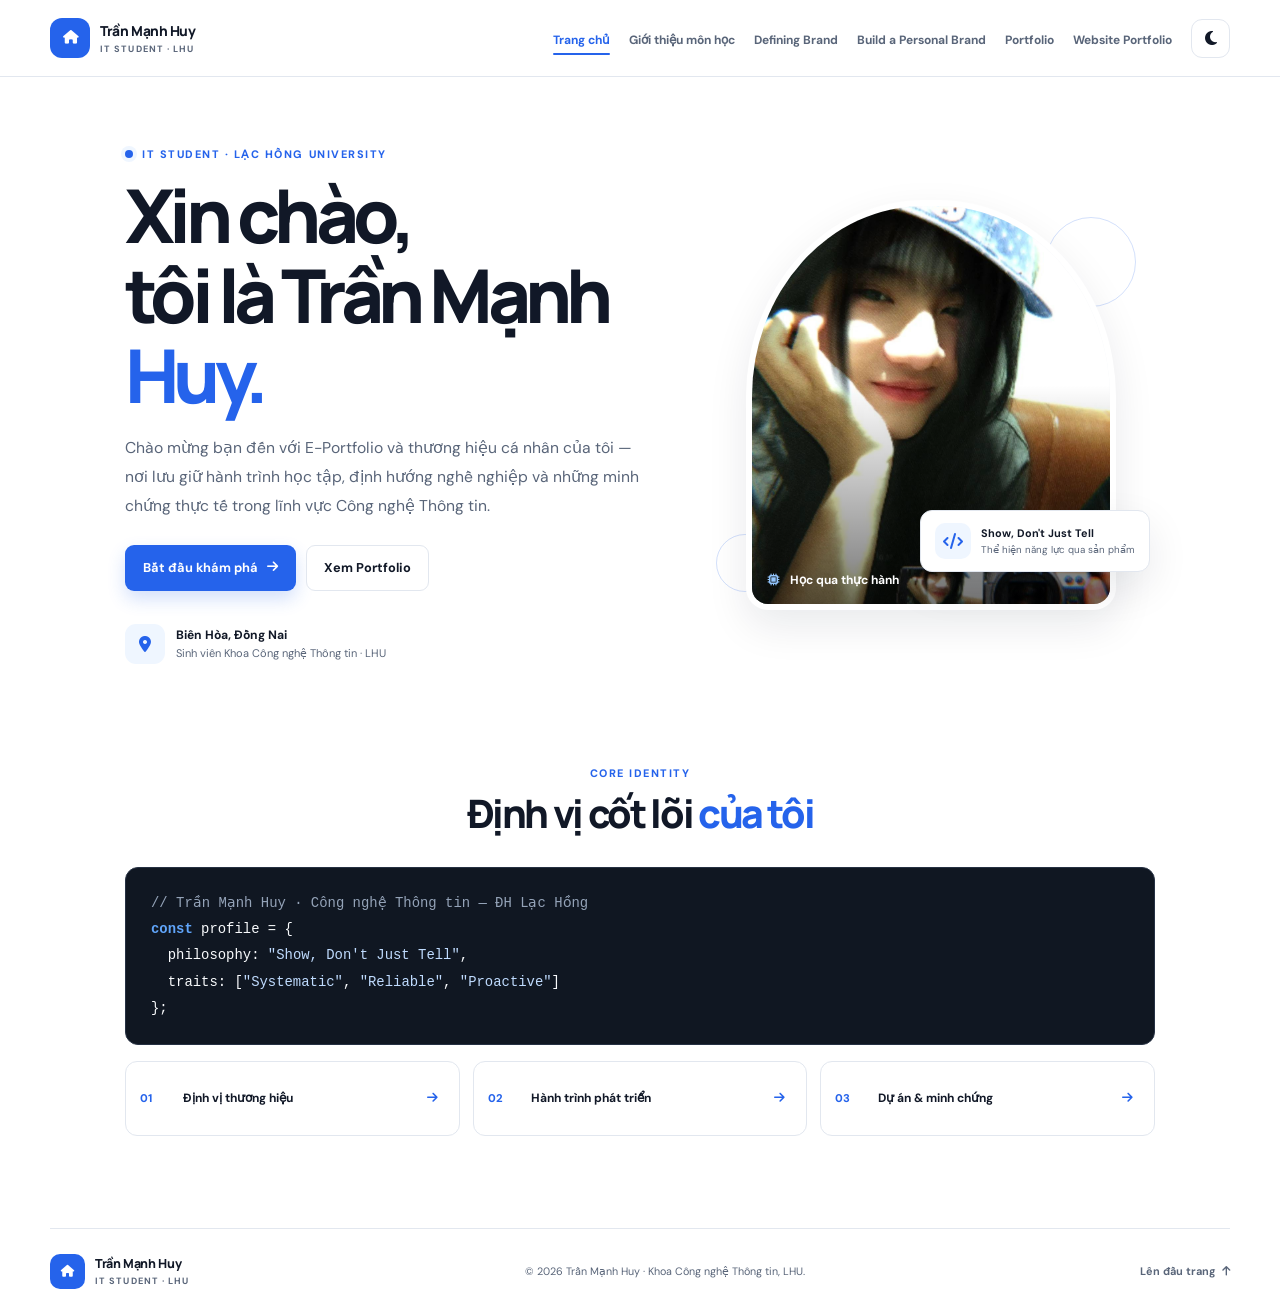
<file: index.html>
<!DOCTYPE html>
<html lang="vi" data-theme="light">
<head>
    <meta charset="UTF-8">
    <meta name="viewport" content="width=device-width, initial-scale=1.0">
    <meta name="theme-color" content="#ffffff">
    <meta name="description" content="E-Portfolio của Trần Mạnh Huy, sinh viên Công nghệ Thông tin tại Đại học Lạc Hồng.">
    <title>Trang chủ | Trần Mạnh Huy — E-Portfolio</title>
    <link rel="preconnect" href="https://fonts.googleapis.com">
    <link rel="preconnect" href="https://fonts.gstatic.com" crossorigin>
    <link href="https://fonts.googleapis.com/css2?family=DM+Sans:wght@400;500;600;700&family=Manrope:wght@400;500;600;700;800&display=swap" rel="stylesheet">
    <link rel="stylesheet" href="https://cdnjs.cloudflare.com/ajax/libs/font-awesome/6.4.0/css/all.min.css">
    <link rel="stylesheet" href="style.css">
    <script src="script.js" defer></script>
</head>
<body>
    <a class="skip-link" href="#main">Đi đến nội dung chính</a>
    <header class="site-header">
        <nav class="nav-container" aria-label="Điều hướng chính">
            <a class="brand" href="index.html" aria-label="Về trang chủ"><span class="brand-mark"><i class="fa-solid fa-house" aria-hidden="true"></i></span><span>Trần Mạnh Huy<small>IT STUDENT · LHU</small></span></a>
            <button class="menu-toggle icon-button" type="button" aria-label="Mở menu" aria-expanded="false" aria-controls="primary-navigation"><i class="fa-solid fa-bars" aria-hidden="true"></i></button>
            <div class="nav-panel" id="primary-navigation">
                <ul class="nav-links">
                    <li><a class="nav-link active" aria-current="page" href="index.html">Trang chủ</a></li>
                    <li><a class="nav-link" href="coursework.html">Giới thiệu môn học</a></li>
                    <li><a class="nav-link" href="defining-brand.html">Defining Brand</a></li>
                    <li><a class="nav-link" href="personal-brand.html">Build a Personal Brand</a></li>
                    <li><a class="nav-link" href="portfolio.html">Portfolio</a></li>
                    <li><a class="nav-link" href="website-portfolio.html">Website Portfolio</a></li>
                </ul>
                <button class="theme-toggle icon-button" type="button" aria-label="Bật giao diện tối" title="Đổi giao diện"><i class="fa-solid fa-moon" aria-hidden="true"></i></button>
            </div>
        </nav>
    </header>

    <main id="main">
        <section class="hero section-shell">
            <div class="hero-copy">
                <p class="eyebrow"><span class="status-dot"></span> IT STUDENT · LẠC HỒNG UNIVERSITY</p>
                <h1>Xin chào,<br>tôi là Trần Mạnh <span>Huy.</span></h1>
                <p class="hero-lead">Chào mừng bạn đến với E-Portfolio và thương hiệu cá nhân của tôi — nơi lưu giữ hành trình học tập, định hướng nghề nghiệp và những minh chứng thực tế trong lĩnh vực Công nghệ Thông tin.</p>
                <div class="hero-actions">
                    <a class="button button-primary" href="coursework.html">Bắt đầu khám phá <i class="fa-solid fa-arrow-right" aria-hidden="true"></i></a>
                    <a class="button button-secondary" href="portfolio.html">Xem Portfolio</a>
                </div>
                <div class="hero-note"><span class="note-icon"><i class="fa-solid fa-location-dot" aria-hidden="true"></i></span><span><strong>Biên Hòa, Đồng Nai</strong><small>Sinh viên Khoa Công nghệ Thông tin · LHU</small></span></div>
            </div>
            <div class="hero-visual">
                <div class="hero-image-wrap"><img src="ảnh/mat.jpg" alt="Mô hình mạch điện tử và bộ đếm LED trong bài thực hành" fetchpriority="high"><span class="image-label"><i class="fa-solid fa-microchip" aria-hidden="true"></i> Học qua thực hành</span></div>
                <div class="floating-card"><span class="floating-icon"><i class="fa-solid fa-code" aria-hidden="true"></i></span><span><strong>Show, Don't Just Tell</strong><small>Thể hiện năng lực qua sản phẩm</small></span></div>
                <span class="hero-orbit orbit-one"></span><span class="hero-orbit orbit-two"></span>
            </div>
        </section>

        <section class="section-shell home-intro">
            <div class="section-heading"><p class="eyebrow">CORE IDENTITY</p><h2>Định vị cốt lõi <span>của tôi</span></h2></div>
            <div class="code-strip"><span class="code-comment">// Trần Mạnh Huy · Công nghệ Thông tin — ĐH Lạc Hồng</span><br><span class="code-keyword">const</span> profile = {<br>&nbsp;&nbsp;philosophy: <span class="code-string">"Show, Don't Just Tell"</span>,<br>&nbsp;&nbsp;traits: [<span class="code-string">"Systematic"</span>, <span class="code-string">"Reliable"</span>, <span class="code-string">"Proactive"</span>]<br>};</div>
            <div class="home-shortcuts">
                <a class="shortcut-card" href="defining-brand.html"><span>01</span><strong>Định vị thương hiệu</strong><i class="fa-solid fa-arrow-right" aria-hidden="true"></i></a>
                <a class="shortcut-card" href="personal-brand.html"><span>02</span><strong>Hành trình phát triển</strong><i class="fa-solid fa-arrow-right" aria-hidden="true"></i></a>
                <a class="shortcut-card" href="portfolio.html"><span>03</span><strong>Dự án & minh chứng</strong><i class="fa-solid fa-arrow-right" aria-hidden="true"></i></a>
            </div>
        </section>
    </main>

    <footer class="site-footer"><a class="brand footer-brand" href="index.html" aria-label="Về trang chủ"><span class="brand-mark"><i class="fa-solid fa-house" aria-hidden="true"></i></span><span>Trần Mạnh Huy<small>IT STUDENT · LHU</small></span></a><p>© <span class="current-year">2026</span> Trần Mạnh Huy · Khoa Công nghệ Thông tin, LHU.</p><a class="back-to-top" href="#main">Lên đầu trang <i class="fa-solid fa-arrow-up" aria-hidden="true"></i></a></footer>
</body>
</html>
</file>
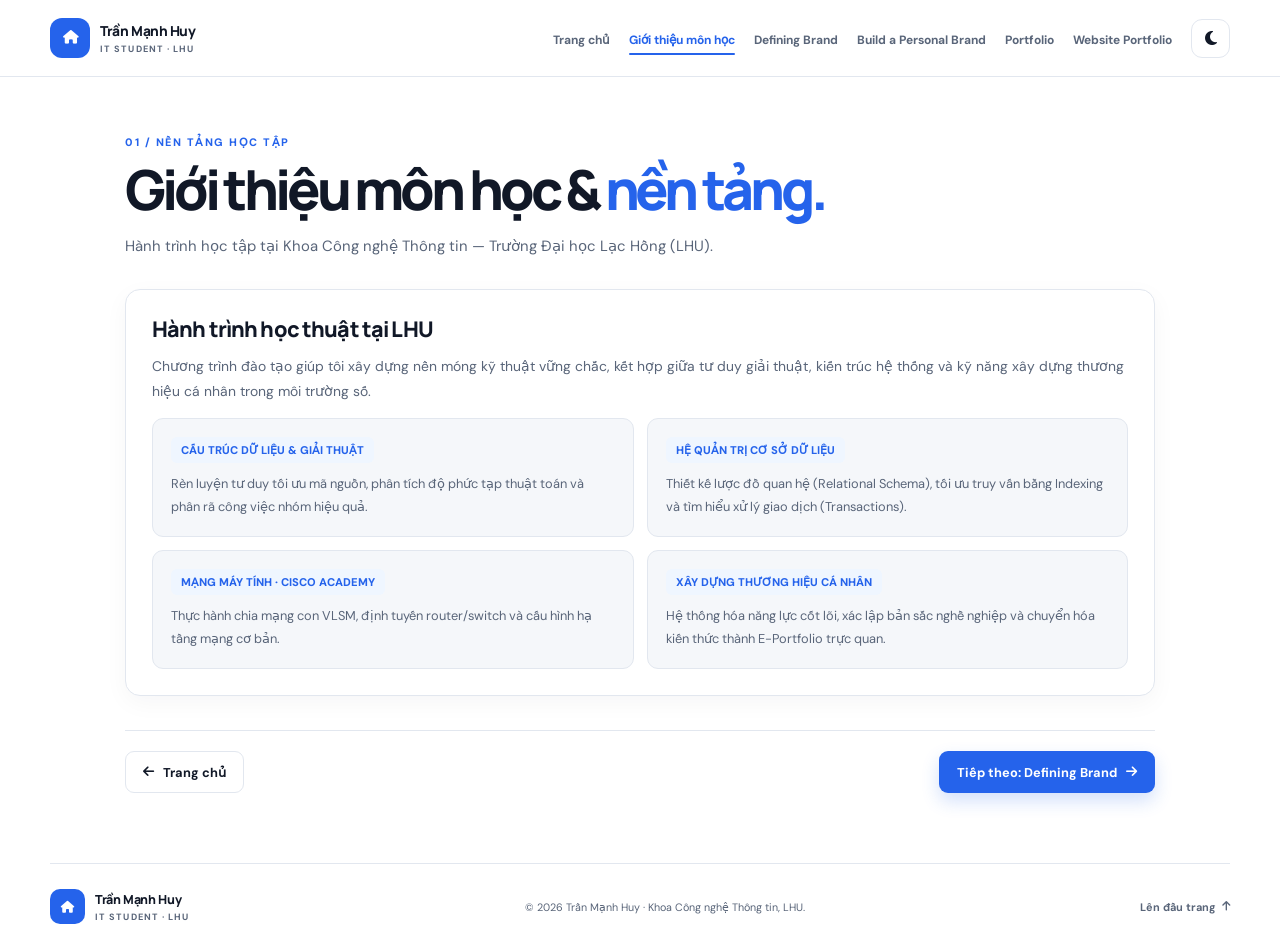
<file: coursework.html>
<!DOCTYPE html>
<html lang="vi" data-theme="light">
<head>
    <meta charset="UTF-8">
    <meta name="viewport" content="width=device-width, initial-scale=1.0">
    <meta name="theme-color" content="#ffffff">
    <meta name="description" content="Giới thiệu hành trình học tập và nền tảng Công nghệ Thông tin của Trần Mạnh Huy tại LHU.">
    <title>Giới thiệu môn học | Trần Mạnh Huy — E-Portfolio</title>
    <link rel="preconnect" href="https://fonts.googleapis.com">
    <link rel="preconnect" href="https://fonts.gstatic.com" crossorigin>
    <link href="https://fonts.googleapis.com/css2?family=DM+Sans:wght@400;500;600;700&family=Manrope:wght@400;500;600;700;800&display=swap" rel="stylesheet">
    <link rel="stylesheet" href="https://cdnjs.cloudflare.com/ajax/libs/font-awesome/6.4.0/css/all.min.css">
    <link rel="stylesheet" href="style.css">
    <script src="script.js" defer></script>
</head>
<body>
    <a class="skip-link" href="#main">Đi đến nội dung chính</a>
    <header class="site-header"><nav class="nav-container" aria-label="Điều hướng chính">
        <a class="brand" href="index.html" aria-label="Về trang chủ"><span class="brand-mark"><i class="fa-solid fa-house" aria-hidden="true"></i></span><span>Trần Mạnh Huy<small>IT STUDENT · LHU</small></span></a>
        <button class="menu-toggle icon-button" type="button" aria-label="Mở menu" aria-expanded="false" aria-controls="primary-navigation"><i class="fa-solid fa-bars" aria-hidden="true"></i></button>
        <div class="nav-panel" id="primary-navigation"><ul class="nav-links">
            <li><a class="nav-link" href="index.html">Trang chủ</a></li><li><a class="nav-link active" aria-current="page" href="coursework.html">Giới thiệu môn học</a></li>
            <li><a class="nav-link" href="defining-brand.html">Defining Brand</a></li><li><a class="nav-link" href="personal-brand.html">Build a Personal Brand</a></li>
            <li><a class="nav-link" href="portfolio.html">Portfolio</a></li><li><a class="nav-link" href="website-portfolio.html">Website Portfolio</a></li>
        </ul><button class="theme-toggle icon-button" type="button" aria-label="Bật giao diện tối" title="Đổi giao diện"><i class="fa-solid fa-moon" aria-hidden="true"></i></button></div>
    </nav></header>
    <main class="page-main" id="main">
        <div class="page-heading"><p class="eyebrow">01 / NỀN TẢNG HỌC TẬP</p><h1>Giới thiệu môn học & <span>nền tảng.</span></h1><p>Hành trình học tập tại Khoa Công nghệ Thông tin — Trường Đại học Lạc Hồng (LHU).</p></div>
        <article class="content-card">
            <h2>Hành trình học thuật tại LHU</h2>
            <p>Chương trình đào tạo giúp tôi xây dựng nền móng kỹ thuật vững chắc, kết hợp giữa tư duy giải thuật, kiến trúc hệ thống và kỹ năng xây dựng thương hiệu cá nhân trong môi trường số.</p>
            <div class="grid-2">
                <section class="sub-box"><span class="badge">CẤU TRÚC DỮ LIỆU & GIẢI THUẬT</span><p>Rèn luyện tư duy tối ưu mã nguồn, phân tích độ phức tạp thuật toán và phân rã công việc nhóm hiệu quả.</p></section>
                <section class="sub-box"><span class="badge">HỆ QUẢN TRỊ CƠ SỞ DỮ LIỆU</span><p>Thiết kế lược đồ quan hệ (Relational Schema), tối ưu truy vấn bằng Indexing và tìm hiểu xử lý giao dịch (Transactions).</p></section>
                <section class="sub-box"><span class="badge">MẠNG MÁY TÍNH · CISCO ACADEMY</span><p>Thực hành chia mạng con VLSM, định tuyến router/switch và cấu hình hạ tầng mạng cơ bản.</p></section>
                <section class="sub-box"><span class="badge">XÂY DỰNG THƯƠNG HIỆU CÁ NHÂN</span><p>Hệ thống hóa năng lực cốt lõi, xác lập bản sắc nghề nghiệp và chuyển hóa kiến thức thành E-Portfolio trực quan.</p></section>
            </div>
        </article>
        <div class="page-nav"><a class="button button-secondary" href="index.html"><i class="fa-solid fa-arrow-left" aria-hidden="true"></i> Trang chủ</a><a class="button button-primary" href="defining-brand.html">Tiếp theo: Defining Brand <i class="fa-solid fa-arrow-right" aria-hidden="true"></i></a></div>
    </main>
    <footer class="site-footer"><a class="brand footer-brand" href="index.html" aria-label="Về trang chủ"><span class="brand-mark"><i class="fa-solid fa-house" aria-hidden="true"></i></span><span>Trần Mạnh Huy<small>IT STUDENT · LHU</small></span></a><p>© <span class="current-year">2026</span> Trần Mạnh Huy · Khoa Công nghệ Thông tin, LHU.</p><a class="back-to-top" href="#main">Lên đầu trang <i class="fa-solid fa-arrow-up" aria-hidden="true"></i></a></footer>
</body>
</html>
</file>
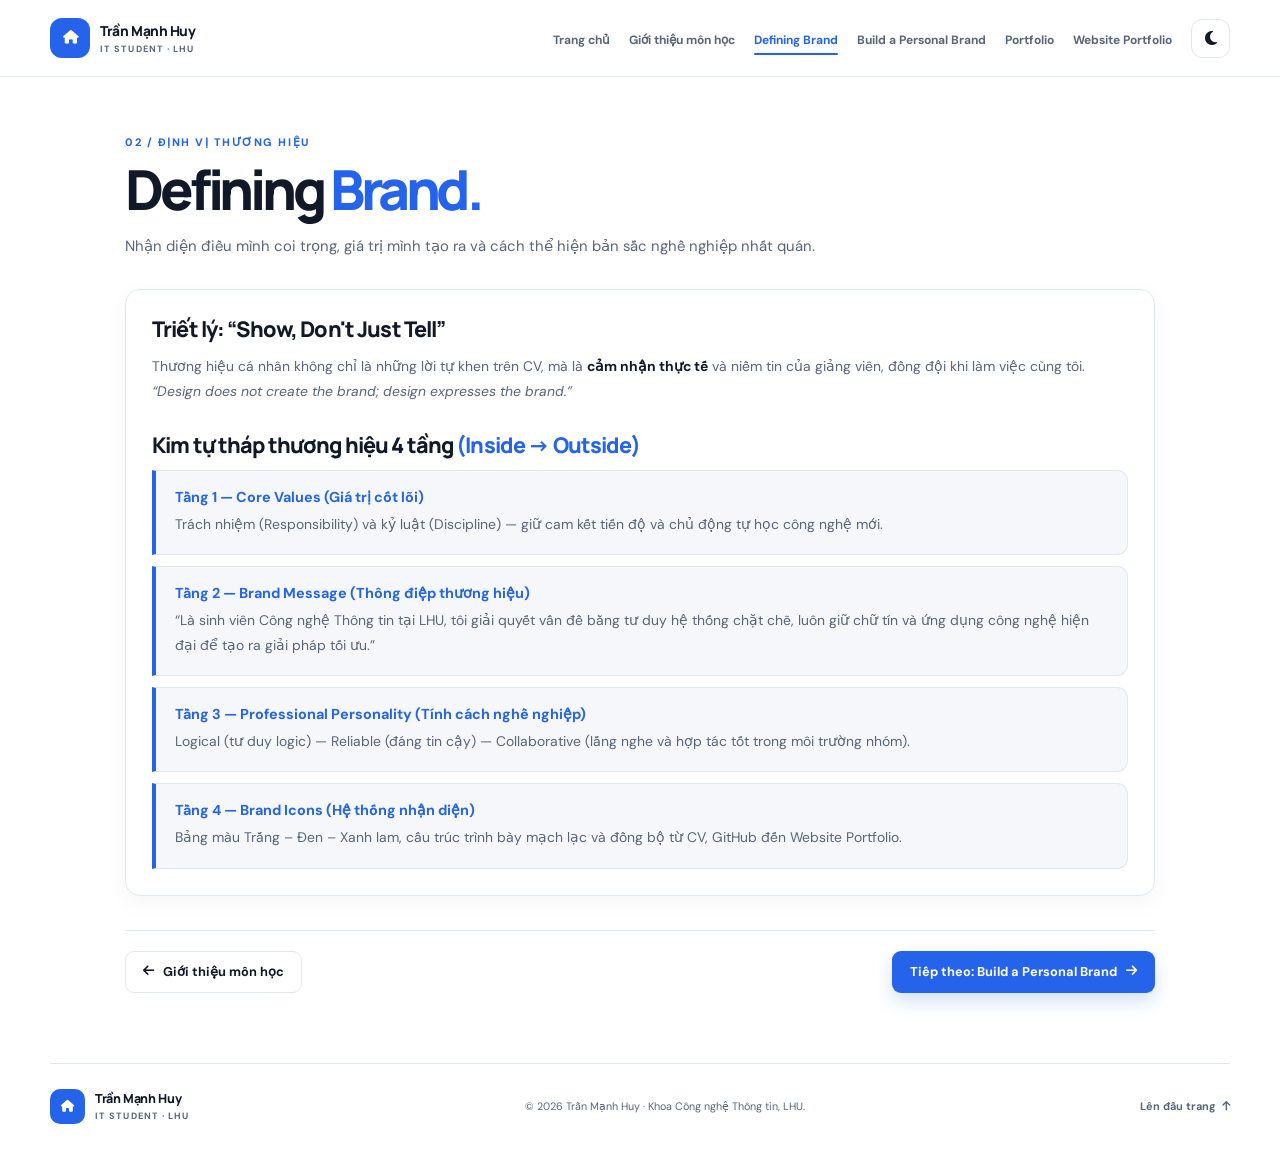
<file: defining-brand.html>
<!DOCTYPE html>
<html lang="vi" data-theme="light">
<head>
    <meta charset="UTF-8">
    <meta name="viewport" content="width=device-width, initial-scale=1.0">
    <meta name="theme-color" content="#ffffff">
    <meta name="description" content="Định vị thương hiệu cá nhân của Trần Mạnh Huy qua giá trị, thông điệp và phong cách nghề nghiệp.">
    <title>Defining Brand | Trần Mạnh Huy — E-Portfolio</title>
    <link rel="preconnect" href="https://fonts.googleapis.com">
    <link rel="preconnect" href="https://fonts.gstatic.com" crossorigin>
    <link href="https://fonts.googleapis.com/css2?family=DM+Sans:wght@400;500;600;700&family=Manrope:wght@400;500;600;700;800&display=swap" rel="stylesheet">
    <link rel="stylesheet" href="https://cdnjs.cloudflare.com/ajax/libs/font-awesome/6.4.0/css/all.min.css">
    <link rel="stylesheet" href="style.css">
    <script src="script.js" defer></script>
</head>
<body>
    <a class="skip-link" href="#main">Đi đến nội dung chính</a>
    <header class="site-header"><nav class="nav-container" aria-label="Điều hướng chính">
        <a class="brand" href="index.html" aria-label="Về trang chủ"><span class="brand-mark"><i class="fa-solid fa-house" aria-hidden="true"></i></span><span>Trần Mạnh Huy<small>IT STUDENT · LHU</small></span></a>
        <button class="menu-toggle icon-button" type="button" aria-label="Mở menu" aria-expanded="false" aria-controls="primary-navigation"><i class="fa-solid fa-bars" aria-hidden="true"></i></button>
        <div class="nav-panel" id="primary-navigation"><ul class="nav-links">
            <li><a class="nav-link" href="index.html">Trang chủ</a></li><li><a class="nav-link" href="coursework.html">Giới thiệu môn học</a></li>
            <li><a class="nav-link active" aria-current="page" href="defining-brand.html">Defining Brand</a></li><li><a class="nav-link" href="personal-brand.html">Build a Personal Brand</a></li>
            <li><a class="nav-link" href="portfolio.html">Portfolio</a></li><li><a class="nav-link" href="website-portfolio.html">Website Portfolio</a></li>
        </ul><button class="theme-toggle icon-button" type="button" aria-label="Bật giao diện tối" title="Đổi giao diện"><i class="fa-solid fa-moon" aria-hidden="true"></i></button></div>
    </nav></header>
    <main class="page-main" id="main">
        <div class="page-heading"><p class="eyebrow">02 / ĐỊNH VỊ THƯƠNG HIỆU</p><h1>Defining <span>Brand.</span></h1><p>Nhận diện điều mình coi trọng, giá trị mình tạo ra và cách thể hiện bản sắc nghề nghiệp nhất quán.</p></div>
        <article class="content-card">
            <h2>Triết lý: “Show, Don't Just Tell”</h2>
            <p>Thương hiệu cá nhân không chỉ là những lời tự khen trên CV, mà là <strong>cảm nhận thực tế</strong> và niềm tin của giảng viên, đồng đội khi làm việc cùng tôi. <em>“Design does not create the brand; design expresses the brand.”</em></p>
            <h2 style="margin-top:28px">Kim tự tháp thương hiệu 4 tầng <span>(Inside → Outside)</span></h2>
            <div class="tier-list">
                <div class="tier-item"><strong>Tầng 1 — Core Values (Giá trị cốt lõi)</strong><p>Trách nhiệm (Responsibility) và kỷ luật (Discipline) — giữ cam kết tiến độ và chủ động tự học công nghệ mới.</p></div>
                <div class="tier-item"><strong>Tầng 2 — Brand Message (Thông điệp thương hiệu)</strong><p>“Là sinh viên Công nghệ Thông tin tại LHU, tôi giải quyết vấn đề bằng tư duy hệ thống chặt chẽ, luôn giữ chữ tín và ứng dụng công nghệ hiện đại để tạo ra giải pháp tối ưu.”</p></div>
                <div class="tier-item"><strong>Tầng 3 — Professional Personality (Tính cách nghề nghiệp)</strong><p>Logical (tư duy logic) — Reliable (đáng tin cậy) — Collaborative (lắng nghe và hợp tác tốt trong môi trường nhóm).</p></div>
                <div class="tier-item"><strong>Tầng 4 — Brand Icons (Hệ thống nhận diện)</strong><p>Bảng màu Trắng – Đen – Xanh lam, cấu trúc trình bày mạch lạc và đồng bộ từ CV, GitHub đến Website Portfolio.</p></div>
            </div>
        </article>
        <div class="page-nav"><a class="button button-secondary" href="coursework.html"><i class="fa-solid fa-arrow-left" aria-hidden="true"></i> Giới thiệu môn học</a><a class="button button-primary" href="personal-brand.html">Tiếp theo: Build a Personal Brand <i class="fa-solid fa-arrow-right" aria-hidden="true"></i></a></div>
    </main>
    <footer class="site-footer"><a class="brand footer-brand" href="index.html" aria-label="Về trang chủ"><span class="brand-mark"><i class="fa-solid fa-house" aria-hidden="true"></i></span><span>Trần Mạnh Huy<small>IT STUDENT · LHU</small></span></a><p>© <span class="current-year">2026</span> Trần Mạnh Huy · Khoa Công nghệ Thông tin, LHU.</p><a class="back-to-top" href="#main">Lên đầu trang <i class="fa-solid fa-arrow-up" aria-hidden="true"></i></a></footer>
</body>
</html>
</file>
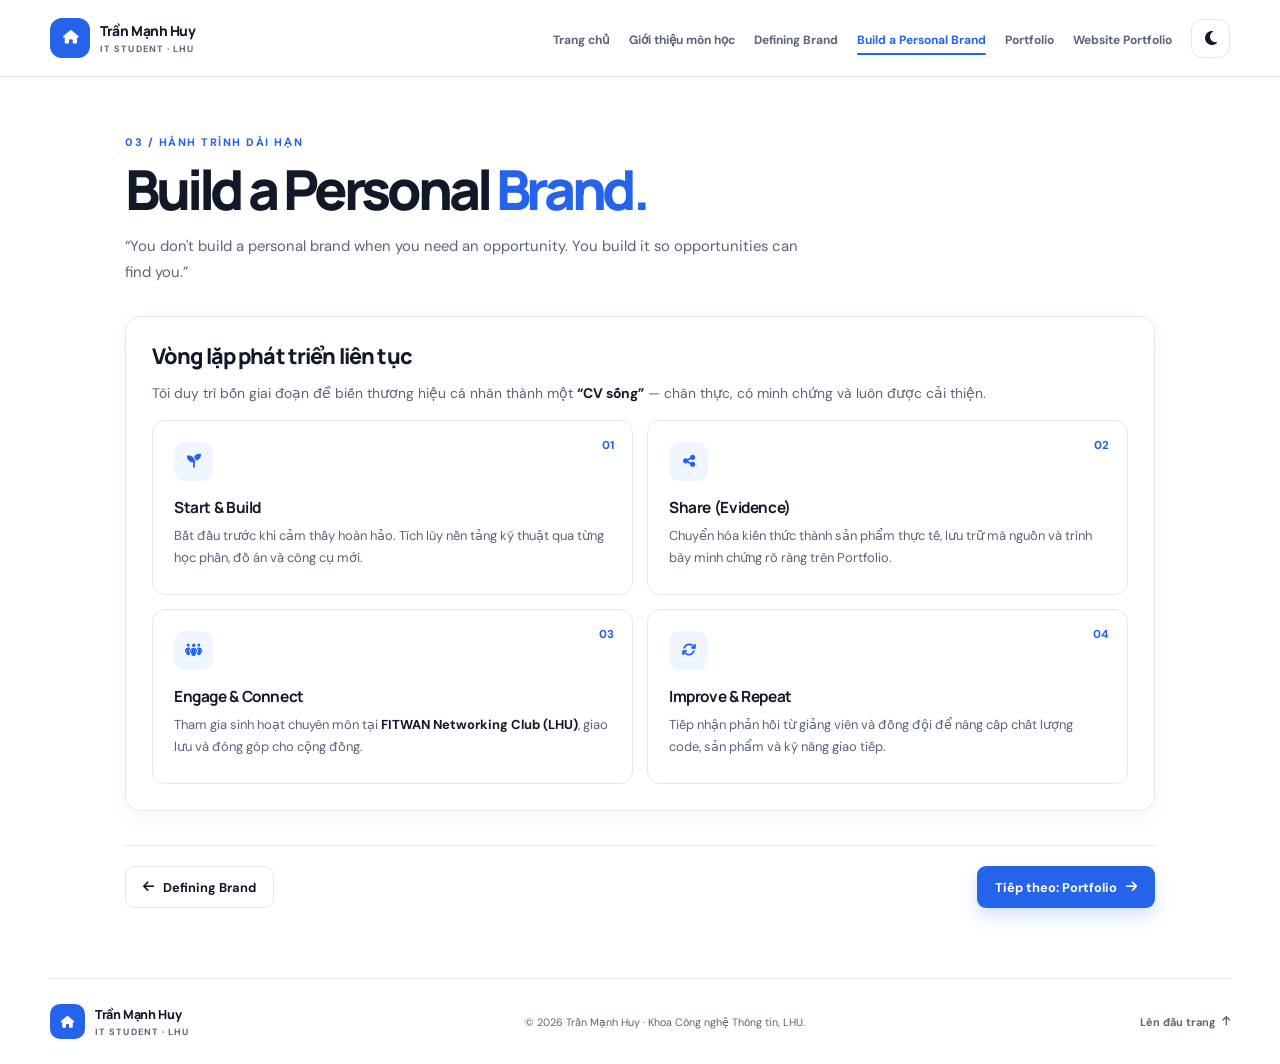
<file: personal-brand.html>
<!DOCTYPE html>
<html lang="vi" data-theme="light">
<head>
    <meta charset="UTF-8">
    <meta name="viewport" content="width=device-width, initial-scale=1.0">
    <meta name="theme-color" content="#ffffff">
    <meta name="description" content="Quy trình xây dựng và phát triển thương hiệu cá nhân của Trần Mạnh Huy.">
    <title>Build a Personal Brand | Trần Mạnh Huy — E-Portfolio</title>
    <link rel="preconnect" href="https://fonts.googleapis.com">
    <link rel="preconnect" href="https://fonts.gstatic.com" crossorigin>
    <link href="https://fonts.googleapis.com/css2?family=DM+Sans:wght@400;500;600;700&family=Manrope:wght@400;500;600;700;800&display=swap" rel="stylesheet">
    <link rel="stylesheet" href="https://cdnjs.cloudflare.com/ajax/libs/font-awesome/6.4.0/css/all.min.css">
    <link rel="stylesheet" href="style.css">
    <script src="script.js" defer></script>
</head>
<body>
    <a class="skip-link" href="#main">Đi đến nội dung chính</a>
    <header class="site-header"><nav class="nav-container" aria-label="Điều hướng chính">
        <a class="brand" href="index.html" aria-label="Về trang chủ"><span class="brand-mark"><i class="fa-solid fa-house" aria-hidden="true"></i></span><span>Trần Mạnh Huy<small>IT STUDENT · LHU</small></span></a>
        <button class="menu-toggle icon-button" type="button" aria-label="Mở menu" aria-expanded="false" aria-controls="primary-navigation"><i class="fa-solid fa-bars" aria-hidden="true"></i></button>
        <div class="nav-panel" id="primary-navigation"><ul class="nav-links">
            <li><a class="nav-link" href="index.html">Trang chủ</a></li><li><a class="nav-link" href="coursework.html">Giới thiệu môn học</a></li>
            <li><a class="nav-link" href="defining-brand.html">Defining Brand</a></li><li><a class="nav-link active" aria-current="page" href="personal-brand.html">Build a Personal Brand</a></li>
            <li><a class="nav-link" href="portfolio.html">Portfolio</a></li><li><a class="nav-link" href="website-portfolio.html">Website Portfolio</a></li>
        </ul><button class="theme-toggle icon-button" type="button" aria-label="Bật giao diện tối" title="Đổi giao diện"><i class="fa-solid fa-moon" aria-hidden="true"></i></button></div>
    </nav></header>
    <main class="page-main" id="main">
        <div class="page-heading"><p class="eyebrow">03 / HÀNH TRÌNH DÀI HẠN</p><h1>Build a Personal <span>Brand.</span></h1><p>“You don't build a personal brand when you need an opportunity. You build it so opportunities can find you.”</p></div>
        <article class="content-card">
            <h2>Vòng lặp phát triển liên tục</h2>
            <p>Tôi duy trì bốn giai đoạn để biến thương hiệu cá nhân thành một <strong>“CV sống”</strong> — chân thực, có minh chứng và luôn được cải thiện.</p>
            <div class="growth-grid">
                <section class="growth-card"><span class="growth-number">01</span><span class="growth-icon"><i class="fa-solid fa-seedling" aria-hidden="true"></i></span><h3>Start & Build</h3><p>Bắt đầu trước khi cảm thấy hoàn hảo. Tích lũy nền tảng kỹ thuật qua từng học phần, đồ án và công cụ mới.</p></section>
                <section class="growth-card"><span class="growth-number">02</span><span class="growth-icon"><i class="fa-solid fa-share-nodes" aria-hidden="true"></i></span><h3>Share (Evidence)</h3><p>Chuyển hóa kiến thức thành sản phẩm thực tế, lưu trữ mã nguồn và trình bày minh chứng rõ ràng trên Portfolio.</p></section>
                <section class="growth-card"><span class="growth-number">03</span><span class="growth-icon"><i class="fa-solid fa-people-group" aria-hidden="true"></i></span><h3>Engage & Connect</h3><p>Tham gia sinh hoạt chuyên môn tại <strong>FITWAN Networking Club (LHU)</strong>, giao lưu và đóng góp cho cộng đồng.</p></section>
                <section class="growth-card"><span class="growth-number">04</span><span class="growth-icon"><i class="fa-solid fa-arrows-rotate" aria-hidden="true"></i></span><h3>Improve & Repeat</h3><p>Tiếp nhận phản hồi từ giảng viên và đồng đội để nâng cấp chất lượng code, sản phẩm và kỹ năng giao tiếp.</p></section>
            </div>
        </article>
        <div class="page-nav"><a class="button button-secondary" href="defining-brand.html"><i class="fa-solid fa-arrow-left" aria-hidden="true"></i> Defining Brand</a><a class="button button-primary" href="portfolio.html">Tiếp theo: Portfolio <i class="fa-solid fa-arrow-right" aria-hidden="true"></i></a></div>
    </main>
    <footer class="site-footer"><a class="brand footer-brand" href="index.html" aria-label="Về trang chủ"><span class="brand-mark"><i class="fa-solid fa-house" aria-hidden="true"></i></span><span>Trần Mạnh Huy<small>IT STUDENT · LHU</small></span></a><p>© <span class="current-year">2026</span> Trần Mạnh Huy · Khoa Công nghệ Thông tin, LHU.</p><a class="back-to-top" href="#main">Lên đầu trang <i class="fa-solid fa-arrow-up" aria-hidden="true"></i></a></footer>
</body>
</html>
</file>
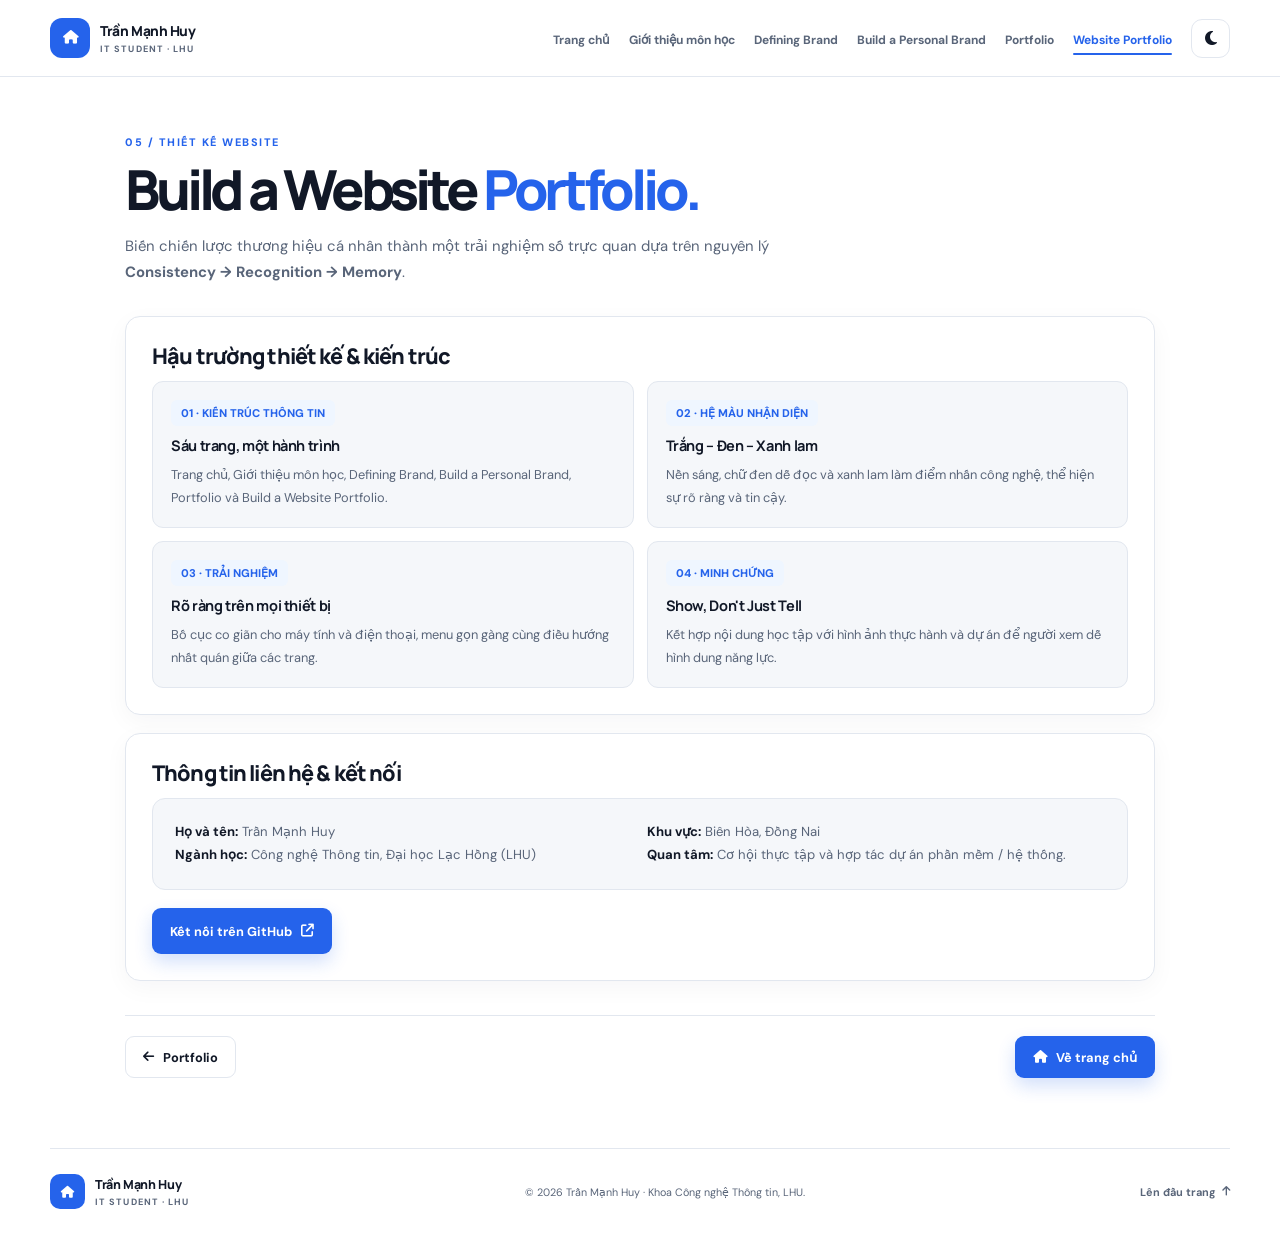
<file: website-portfolio.html>
<!DOCTYPE html>
<html lang="vi" data-theme="light">
<head>
    <meta charset="UTF-8">
    <meta name="viewport" content="width=device-width, initial-scale=1.0">
    <meta name="theme-color" content="#ffffff">
    <meta name="description" content="Kiến trúc, thiết kế và thông tin của website portfolio Trần Mạnh Huy.">
    <title>Build a Website Portfolio | Trần Mạnh Huy — E-Portfolio</title>
    <link rel="preconnect" href="https://fonts.googleapis.com">
    <link rel="preconnect" href="https://fonts.gstatic.com" crossorigin>
    <link href="https://fonts.googleapis.com/css2?family=DM+Sans:wght@400;500;600;700&family=Manrope:wght@400;500;600;700;800&display=swap" rel="stylesheet">
    <link rel="stylesheet" href="https://cdnjs.cloudflare.com/ajax/libs/font-awesome/6.4.0/css/all.min.css">
    <link rel="stylesheet" href="style.css">
    <script src="script.js" defer></script>
</head>
<body>
    <a class="skip-link" href="#main">Đi đến nội dung chính</a>
    <header class="site-header"><nav class="nav-container" aria-label="Điều hướng chính">
        <a class="brand" href="index.html" aria-label="Về trang chủ"><span class="brand-mark"><i class="fa-solid fa-house" aria-hidden="true"></i></span><span>Trần Mạnh Huy<small>IT STUDENT · LHU</small></span></a>
        <button class="menu-toggle icon-button" type="button" aria-label="Mở menu" aria-expanded="false" aria-controls="primary-navigation"><i class="fa-solid fa-bars" aria-hidden="true"></i></button>
        <div class="nav-panel" id="primary-navigation"><ul class="nav-links">
            <li><a class="nav-link" href="index.html">Trang chủ</a></li><li><a class="nav-link" href="coursework.html">Giới thiệu môn học</a></li>
            <li><a class="nav-link" href="defining-brand.html">Defining Brand</a></li><li><a class="nav-link" href="personal-brand.html">Build a Personal Brand</a></li>
            <li><a class="nav-link" href="portfolio.html">Portfolio</a></li><li><a class="nav-link active" aria-current="page" href="website-portfolio.html">Website Portfolio</a></li>
        </ul><button class="theme-toggle icon-button" type="button" aria-label="Bật giao diện tối" title="Đổi giao diện"><i class="fa-solid fa-moon" aria-hidden="true"></i></button></div>
    </nav></header>
    <main class="page-main" id="main">
        <div class="page-heading"><p class="eyebrow">05 / THIẾT KẾ WEBSITE</p><h1>Build a Website <span>Portfolio.</span></h1><p>Biến chiến lược thương hiệu cá nhân thành một trải nghiệm số trực quan dựa trên nguyên lý <strong>Consistency → Recognition → Memory</strong>.</p></div>
        <article class="content-card">
            <h2>Hậu trường thiết kế & kiến trúc</h2>
            <div class="grid-2">
                <section class="sub-box"><span class="badge">01 · KIẾN TRÚC THÔNG TIN</span><h3>Sáu trang, một hành trình</h3><p>Trang chủ, Giới thiệu môn học, Defining Brand, Build a Personal Brand, Portfolio và Build a Website Portfolio.</p></section>
                <section class="sub-box"><span class="badge">02 · HỆ MÀU NHẬN DIỆN</span><h3>Trắng – Đen – Xanh lam</h3><p>Nền sáng, chữ đen dễ đọc và xanh lam làm điểm nhấn công nghệ, thể hiện sự rõ ràng và tin cậy.</p></section>
                <section class="sub-box"><span class="badge">03 · TRẢI NGHIỆM</span><h3>Rõ ràng trên mọi thiết bị</h3><p>Bố cục co giãn cho máy tính và điện thoại, menu gọn gàng cùng điều hướng nhất quán giữa các trang.</p></section>
                <section class="sub-box"><span class="badge">04 · MINH CHỨNG</span><h3>Show, Don't Just Tell</h3><p>Kết hợp nội dung học tập với hình ảnh thực hành và dự án để người xem dễ hình dung năng lực.</p></section>
            </div>
        </article>
        <article class="content-card">
            <h2>Thông tin liên hệ & kết nối</h2>
            <div class="contact-panel">
                <p><strong>Họ và tên:</strong> Trần Mạnh Huy<br><strong>Ngành học:</strong> Công nghệ Thông tin, Đại học Lạc Hồng (LHU)</p>
                <p><strong>Khu vực:</strong> Biên Hòa, Đồng Nai<br><strong>Quan tâm:</strong> Cơ hội thực tập và hợp tác dự án phần mềm / hệ thống.</p>
            </div>
            <p style="margin-top:18px"><a class="button button-primary" href="https://github.com/huyhoccntt" target="_blank" rel="noopener noreferrer">Kết nối trên GitHub <i class="fa-solid fa-arrow-up-right-from-square" aria-hidden="true"></i></a></p>
        </article>
        <div class="page-nav"><a class="button button-secondary" href="portfolio.html"><i class="fa-solid fa-arrow-left" aria-hidden="true"></i> Portfolio</a><a class="button button-primary" href="index.html"><i class="fa-solid fa-house" aria-hidden="true"></i> Về trang chủ</a></div>
    </main>
    <footer class="site-footer"><a class="brand footer-brand" href="index.html" aria-label="Về trang chủ"><span class="brand-mark"><i class="fa-solid fa-house" aria-hidden="true"></i></span><span>Trần Mạnh Huy<small>IT STUDENT · LHU</small></span></a><p>© <span class="current-year">2026</span> Trần Mạnh Huy · Khoa Công nghệ Thông tin, LHU.</p><a class="back-to-top" href="#main">Lên đầu trang <i class="fa-solid fa-arrow-up" aria-hidden="true"></i></a></footer>
</body>
</html>
</file>
<file: style.css>
:root {
    color-scheme: light;
    --page: #fff;
    --surface: #fff;
    --surface-soft: #f5f7fa;
    --ink: #111827;
    --muted: #596579;
    --line: #e2e7ef;
    --accent: #2563eb;
    --accent-strong: #1d4ed8;
    --accent-soft: #eff6ff;
    --header: rgb(255 255 255 / 94%);
    --shadow: 0 16px 42px rgb(15 23 42 / 9%);
    --font-body: "DM Sans", sans-serif;
    --font-heading: "Manrope", sans-serif;
    font-family: var(--font-body);
    scroll-behavior: smooth;
    scroll-padding-top: 100px;
}

[data-theme="dark"] {
    color-scheme: dark;
    --page: #090b10;
    --surface: #11151d;
    --surface-soft: #171d28;
    --ink: #f8fafc;
    --muted: #aab4c3;
    --line: #283140;
    --accent: #60a5fa;
    --accent-strong: #93c5fd;
    --accent-soft: #14243b;
    --header: rgb(9 11 16 / 93%);
    --shadow: 0 16px 42px rgb(0 0 0 / 30%);
}

* { box-sizing: border-box; }
body { min-width: 320px; margin: 0; overflow-x: hidden; background: var(--page); color: var(--ink); font-family: var(--font-body); -webkit-font-smoothing: antialiased; transition: background-color .25s ease, color .25s ease; }
button, a { font: inherit; }
a { color: inherit; text-decoration: none; }
button { color: inherit; }
img { display: block; max-width: 100%; }
::selection { background: var(--accent); color: #fff; }
h1, h2, h3, p { margin-top: 0; }
h1, h2, h3 { font-family: var(--font-heading); }
h1 span, h2 span { color: var(--accent); }

.skip-link { position: fixed; z-index: 20; top: 10px; left: 10px; padding: 10px 14px; transform: translateY(-160%); border-radius: 8px; background: var(--ink); color: var(--surface); }
.skip-link:focus { transform: translateY(0); }
.site-header { position: sticky; z-index: 10; top: 0; border-bottom: 1px solid var(--line); background: var(--header); backdrop-filter: blur(16px); }
.nav-container { display: flex; width: min(1180px, calc(100% - 48px)); height: 76px; margin: auto; align-items: center; justify-content: space-between; gap: 20px; }
.brand { display: inline-flex; flex: 0 0 auto; align-items: center; gap: 10px; font-family: var(--font-heading); font-size: .86rem; font-weight: 800; letter-spacing: -.03em; }
.brand-mark { display: grid; width: 40px; height: 40px; place-items: center; border-radius: 12px; background: var(--accent); color: #fff; font-size: .85rem; }
.brand small { display: block; margin-top: 3px; color: var(--muted); font-family: var(--font-body); font-size: .57rem; font-weight: 700; letter-spacing: .12em; }
.nav-panel, .nav-links { display: flex; align-items: center; }
.nav-panel { gap: 19px; }
.nav-links { gap: 19px; margin: 0; padding: 0; list-style: none; }
.nav-link { position: relative; padding: 10px 0; color: var(--muted); font-size: .75rem; font-weight: 700; transition: color .2s ease; }
.nav-link::after { position: absolute; right: 0; bottom: 3px; left: 0; height: 2px; transform: scaleX(0); border-radius: 3px; background: var(--accent); content: ""; transition: transform .2s ease; }
.nav-link:hover, .nav-link.active { color: var(--accent); }
.nav-link.active::after { transform: scaleX(1); }
.icon-button { display: grid; width: 39px; height: 39px; flex: 0 0 auto; place-items: center; border: 1px solid var(--line); border-radius: 11px; background: var(--surface); cursor: pointer; transition: border-color .2s ease, color .2s ease, transform .2s ease; }
.icon-button:hover { transform: translateY(-2px); border-color: var(--accent); color: var(--accent); }
.menu-toggle { display: none; }

main { min-height: calc(100vh - 170px); }
.section-shell, .page-main { width: min(1030px, calc(100% - 48px)); margin-inline: auto; }
.hero { position: relative; display: grid; min-height: 610px; padding-block: 70px 82px; align-items: center; grid-template-columns: 1.08fr .92fr; gap: 54px; }
.hero-copy { position: relative; z-index: 1; }
.eyebrow { margin: 0 0 14px; color: var(--accent); font-size: .68rem; font-weight: 800; letter-spacing: .14em; }
.hero .eyebrow { display: flex; align-items: center; gap: 9px; }
.status-dot { width: 8px; height: 8px; border-radius: 50%; background: var(--accent); box-shadow: 0 0 0 4px var(--accent-soft); }
h1 { margin-bottom: 17px; font-size: clamp(2.9rem, 5.8vw, 4.7rem); font-weight: 800; letter-spacing: -.075em; line-height: 1.08; }
.hero-lead { max-width: 530px; margin-bottom: 25px; color: var(--muted); font-size: .98rem; line-height: 1.85; }
.hero-actions { display: flex; flex-wrap: wrap; gap: 10px; }
.button { display: inline-flex; min-height: 46px; padding: 0 17px; align-items: center; justify-content: center; gap: 9px; border: 1px solid transparent; border-radius: 9px; font-size: .8rem; font-weight: 700; transition: transform .2s ease, background .2s ease, box-shadow .2s ease; }
.button:hover { transform: translateY(-2px); }
.button-primary { background: var(--accent); color: #fff; box-shadow: 0 8px 18px rgb(37 99 235 / 20%); }
.button-primary:hover { background: var(--accent-strong); }
.button-secondary { border-color: var(--line); background: var(--surface); }
.button-secondary:hover { border-color: var(--accent); color: var(--accent); }
.hero-note { display: flex; margin-top: 33px; align-items: center; gap: 11px; }
.note-icon, .feature-icon, .growth-icon { display: grid; flex: 0 0 auto; place-items: center; border-radius: 11px; background: var(--accent-soft); color: var(--accent); }
.note-icon { width: 40px; height: 40px; }
.hero-note strong, .hero-note small { display: block; }
.hero-note strong { font-size: .76rem; }
.hero-note small { margin-top: 3px; color: var(--muted); font-size: .69rem; }
.hero-visual { position: relative; width: 100%; max-width: 370px; margin-inline: auto; }
.hero-image-wrap { position: relative; z-index: 1; overflow: hidden; height: 410px; border: 6px solid var(--surface); border-radius: 48% 48% 22px 22px; background: var(--surface-soft); box-shadow: var(--shadow); }
.hero-image-wrap::after { position: absolute; inset: 45% 0 0; background: linear-gradient(transparent, rgb(0 0 0 / 54%)); content: ""; }
.hero-image-wrap img { width: 100%; height: 100%; object-fit: cover; object-position: 54% 50%; }
.image-label { position: absolute; z-index: 1; right: 16px; bottom: 16px; left: 16px; color: #fff; font-size: .75rem; font-weight: 700; }
.image-label i { margin-right: 7px; color: #93c5fd; }
.floating-card { position: absolute; z-index: 2; right: -34px; bottom: 38px; display: flex; padding: 12px 14px; align-items: center; gap: 10px; border: 1px solid var(--line); border-radius: 12px; background: var(--surface); box-shadow: var(--shadow); }
.floating-icon { display: grid; width: 36px; height: 36px; place-items: center; border-radius: 10px; background: var(--accent-soft); color: var(--accent); }
.floating-card strong, .floating-card small { display: block; }
.floating-card strong { font-size: .68rem; }
.floating-card small { margin-top: 3px; color: var(--muted); font-size: .61rem; }
.hero-orbit { position: absolute; border: 1px solid rgb(37 99 235 / 20%); border-radius: 50%; }
.orbit-one { top: 17px; right: -20px; width: 90px; height: 90px; }
.orbit-two { bottom: 18px; left: -30px; width: 58px; height: 58px; }

.home-intro { padding-block: 20px 82px; }
.section-heading { max-width: 670px; margin: 0 auto 30px; text-align: center; }
.section-heading .eyebrow { margin-bottom: 10px; }
h2 { margin-bottom: 10px; font-size: clamp(1.8rem, 4vw, 2.45rem); font-weight: 800; letter-spacing: -.06em; line-height: 1.2; }
.section-heading > p:last-child { margin-bottom: 0; color: var(--muted); font-size: .88rem; line-height: 1.75; }
.code-strip { padding: 22px 25px; border: 1px solid #263143; border-radius: 13px; background: #101722; color: #f8fafc; font-family: Consolas, monospace; font-size: .87rem; line-height: 1.9; }
.code-comment { color: #94a3b8; }
.code-keyword { color: #60a5fa; font-weight: 700; }
.code-string { color: #bfdbfe; }
.home-shortcuts { display: grid; margin-top: 16px; grid-template-columns: repeat(3, minmax(0, 1fr)); gap: 13px; }
.shortcut-card { display: grid; min-height: 75px; padding: 14px; align-items: center; grid-template-columns: 35px 1fr 18px; gap: 8px; border: 1px solid var(--line); border-radius: 12px; background: var(--surface); transition: border-color .2s ease, transform .2s ease; }
.shortcut-card:hover { transform: translateY(-2px); border-color: var(--accent); }
.shortcut-card > span { color: var(--accent); font-size: .7rem; font-weight: 800; }
.shortcut-card strong { font-size: .75rem; }
.shortcut-card > i { color: var(--accent); font-size: .76rem; }

.page-main { padding-block: 58px 25px; }
.page-heading { max-width: 760px; margin: 0 0 30px; }
.page-heading .eyebrow { margin-bottom: 11px; }
.page-heading h1 { margin-bottom: 13px; font-size: clamp(2.25rem, 5vw, 3.45rem); }
.page-heading > p:last-child { max-width: 690px; margin-bottom: 0; color: var(--muted); font-size: .93rem; line-height: 1.8; }
.content-card { margin-bottom: 18px; padding: 26px; border: 1px solid var(--line); border-radius: 15px; background: var(--surface); box-shadow: 0 7px 24px rgb(15 23 42 / 4%); }
.content-card h2 { margin-bottom: 12px; font-size: 1.35rem; letter-spacing: -.04em; }
.content-card h3 { margin-bottom: 8px; font-size: 1rem; letter-spacing: -.025em; }
.content-card p, .content-card li { color: var(--muted); font-size: .87rem; line-height: 1.8; }
.content-card p:last-child { margin-bottom: 0; }
.content-card strong { color: var(--ink); }
.grid-2 { display: grid; grid-template-columns: repeat(2, minmax(0, 1fr)); gap: 13px; }
.sub-box { padding: 18px; border: 1px solid var(--line); border-radius: 11px; background: var(--surface-soft); }
.sub-box h3 { font-size: .91rem; }
.sub-box p { margin-bottom: 0; font-size: .8rem; }
.badge { display: inline-block; margin-bottom: 9px; padding: 6px 10px; border-radius: 6px; background: var(--accent-soft); color: var(--accent); font-size: .7rem; font-weight: 800; }
.tier-list { display: grid; gap: 11px; }
.tier-item { padding: 17px 19px; border: 1px solid var(--line); border-left: 4px solid var(--accent); border-radius: 0 11px 11px 0; background: var(--surface-soft); }
.tier-item strong { display: block; margin-bottom: 6px; color: var(--accent); font-size: .9rem; }
.tier-item p { margin: 0; }
.growth-grid { display: grid; grid-template-columns: repeat(2, minmax(0, 1fr)); gap: 14px; }
.growth-card { position: relative; min-height: 175px; padding: 21px; border: 1px solid var(--line); border-radius: 13px; background: var(--surface); }
.growth-number { position: absolute; top: 17px; right: 18px; color: var(--accent); font-size: .72rem; font-weight: 800; }
.growth-icon { width: 39px; height: 39px; margin-bottom: 16px; font-size: .88rem; }
.growth-card h3 { margin-bottom: 7px; font-size: .96rem; }
.growth-card p { margin: 0; color: var(--muted); font-size: .81rem; line-height: 1.7; }
.table-wrap { overflow-x: auto; }
table { width: 100%; border-collapse: collapse; font-size: .81rem; }
th, td { padding: 14px 13px; border-bottom: 1px solid var(--line); text-align: left; vertical-align: top; }
th { background: var(--surface-soft); color: var(--ink); font-weight: 800; }
td { color: var(--muted); line-height: 1.7; }
td strong { color: var(--ink); }
.project-gallery { display: grid; grid-template-columns: repeat(3, minmax(0, 1fr)); gap: 14px; }
.filter-list { display: flex; margin: 18px 0; flex-wrap: wrap; gap: 8px; }
.filter-button { padding: 8px 13px; border: 1px solid var(--line); border-radius: 99px; background: var(--surface); color: var(--muted); cursor: pointer; font-size: .72rem; font-weight: 700; transition: background .2s ease, color .2s ease, border-color .2s ease; }
.filter-button:hover, .filter-button.active { border-color: var(--accent); background: var(--accent); color: #fff; }
.gallery-card[hidden] { display: none; }
.empty-state { padding: 22px; border: 1px dashed var(--line); border-radius: 11px; color: var(--muted); text-align: center; }
.gallery-card { overflow: hidden; border: 1px solid var(--line); border-radius: 12px; background: var(--surface); }
.gallery-image { position: relative; display: block; overflow: hidden; width: 100%; height: 190px; padding: 0; border: 0; background: var(--surface-soft); cursor: zoom-in; }
.gallery-image img { width: 100%; height: 100%; object-fit: cover; transition: transform .3s ease; }
.gallery-image:hover img { transform: scale(1.04); }
.gallery-image.contain img { object-fit: contain; }
.gallery-caption { padding: 13px 14px 15px; }
.gallery-caption strong { display: block; margin-bottom: 4px; font-size: .79rem; }
.gallery-caption span { color: var(--muted); font-size: .7rem; line-height: 1.6; }
.certificate-preview { position: relative; display: block; overflow: hidden; height: 190px; background: var(--surface-soft); }
.certificate-preview img { width: 100%; height: 100%; object-fit: contain; transition: transform .25s ease; }
.certificate-preview:hover img { transform: scale(1.04); }
.certificate-preview > span { position: absolute; right: 10px; bottom: 10px; padding: 6px 9px; border: 1px solid rgb(255 255 255 / 40%); border-radius: 7px; background: rgb(17 24 39 / 85%); color: #fff; font-size: .66rem; font-weight: 700; }
.document-actions { display: flex; margin-top: 11px; gap: 8px; }
.document-actions a { padding: 7px 10px; border: 1px solid var(--line); border-radius: 7px; color: var(--accent); font-size: .69rem; font-weight: 700; }
.document-actions a:hover { border-color: var(--accent); background: var(--accent-soft); }
.page-nav { display: flex; margin: 34px 0 35px; padding-top: 20px; align-items: center; justify-content: space-between; gap: 12px; border-top: 1px solid var(--line); }
.page-nav .button { min-height: 42px; }
.contact-panel { display: grid; padding: 22px; grid-template-columns: 1fr 1fr; gap: 14px; border: 1px solid var(--line); border-radius: 13px; background: var(--surface-soft); }
.contact-panel p { margin-bottom: 0; color: var(--muted); font-size: .82rem; line-height: 1.75; }
.contact-panel strong { color: var(--ink); }

.site-footer { display: flex; width: min(1180px, calc(100% - 48px)); min-height: 86px; margin: 10px auto 0; padding-block: 14px; align-items: center; justify-content: space-between; gap: 18px; border-top: 1px solid var(--line); }
.footer-brand { font-size: .78rem; }
.footer-brand .brand-mark { width: 35px; height: 35px; border-radius: 10px; font-size: .75rem; }
.site-footer > p { margin: 0; color: var(--muted); font-size: .67rem; text-align: center; }
.back-to-top { display: inline-flex; align-items: center; gap: 7px; color: var(--muted); font-size: .68rem; font-weight: 700; white-space: nowrap; }
.back-to-top:hover { color: var(--accent); }
.lightbox { position: fixed; z-index: 30; inset: 0; display: flex; visibility: hidden; padding: 50px 20px 28px; align-items: center; justify-content: center; flex-direction: column; gap: 12px; border: 0; background: rgb(0 0 0 / 92%); cursor: zoom-out; opacity: 0; transition: opacity .2s ease, visibility .2s ease; }
.lightbox.is-open { visibility: visible; opacity: 1; }
.lightbox img { max-width: min(100%, 1000px); max-height: 78vh; border-radius: 8px; object-fit: contain; }
.lightbox-caption { max-width: 750px; color: #fff; font-size: .82rem; text-align: center; }
.lightbox-close { position: absolute; top: 18px; right: 22px; display: grid; width: 42px; height: 42px; place-items: center; border: 1px solid rgb(255 255 255 / 45%); border-radius: 50%; color: #fff; font-size: 1.1rem; }
body.lightbox-open { overflow: hidden; }

@media (max-width: 980px) {
    .nav-container { width: min(100% - 36px, 900px); }
    .nav-links { gap: 12px; }
    .nav-link { font-size: .68rem; }
    .nav-panel { gap: 12px; }
    .hero { gap: 32px; }
    .project-gallery { grid-template-columns: repeat(2, minmax(0, 1fr)); }
}
@media (max-width: 720px) {
    :root { scroll-padding-top: 75px; }
    .nav-container { width: calc(100% - 34px); height: 66px; }
    .menu-toggle { display: grid; margin-left: auto; }
    .nav-panel { position: absolute; top: 65px; right: 0; left: 0; display: none; padding: 13px 19px 18px; align-items: stretch; flex-direction: column-reverse; gap: 12px; border-bottom: 1px solid var(--line); background: var(--page); box-shadow: var(--shadow); }
    .nav-panel.is-open { display: flex; }
    .nav-links { display: grid; width: 100%; grid-template-columns: repeat(2, minmax(0, 1fr)); gap: 0 18px; }
    .nav-link { display: block; padding: 12px 3px; font-size: .77rem; }
    .theme-toggle { align-self: flex-end; }
    .section-shell, .page-main { width: calc(100% - 36px); }
    .hero { min-height: auto; padding-block: 53px 58px; grid-template-columns: 1fr; gap: 37px; }
    h1 { font-size: clamp(2.75rem, 11vw, 4.15rem); }
    .hero-lead { font-size: .9rem; }
    .hero-note { margin-top: 24px; }
    .hero-visual { width: min(85%, 350px); }
    .hero-image-wrap { height: min(100vw, 365px); }
    .floating-card { right: -21px; bottom: 25px; padding: 10px; }
    .home-intro { padding-block: 20px 55px; }
    .home-shortcuts { grid-template-columns: 1fr; gap: 9px; }
    .page-main { padding-top: 43px; }
    .page-heading h1 { font-size: clamp(2.15rem, 9vw, 3.2rem); }
    .content-card { padding: 19px; }
    .grid-2, .contact-panel { grid-template-columns: 1fr; }
    .growth-grid { grid-template-columns: 1fr; }
    .growth-card { min-height: 145px; }
    .project-gallery { grid-template-columns: 1fr; }
    .gallery-image { height: 230px; }
    .page-nav { margin-top: 26px; }
    .page-nav .button { padding-inline: 12px; font-size: .72rem; }
    .site-footer { width: calc(100% - 36px); flex-wrap: wrap; gap: 10px; }
    .site-footer > p { order: 1; width: 100%; text-align: left; }
}
@media (max-width: 420px) {
    .hero-actions .button { flex: 1 1 100%; }
    .floating-card { right: -17px; }
    .page-nav { align-items: stretch; }
    .page-nav .button { max-width: 49%; }
}
@media (prefers-reduced-motion: reduce) {
    *, *::before, *::after { scroll-behavior: auto !important; animation-duration: .01ms !important; animation-iteration-count: 1 !important; transition-duration: .01ms !important; }
}
</file>
